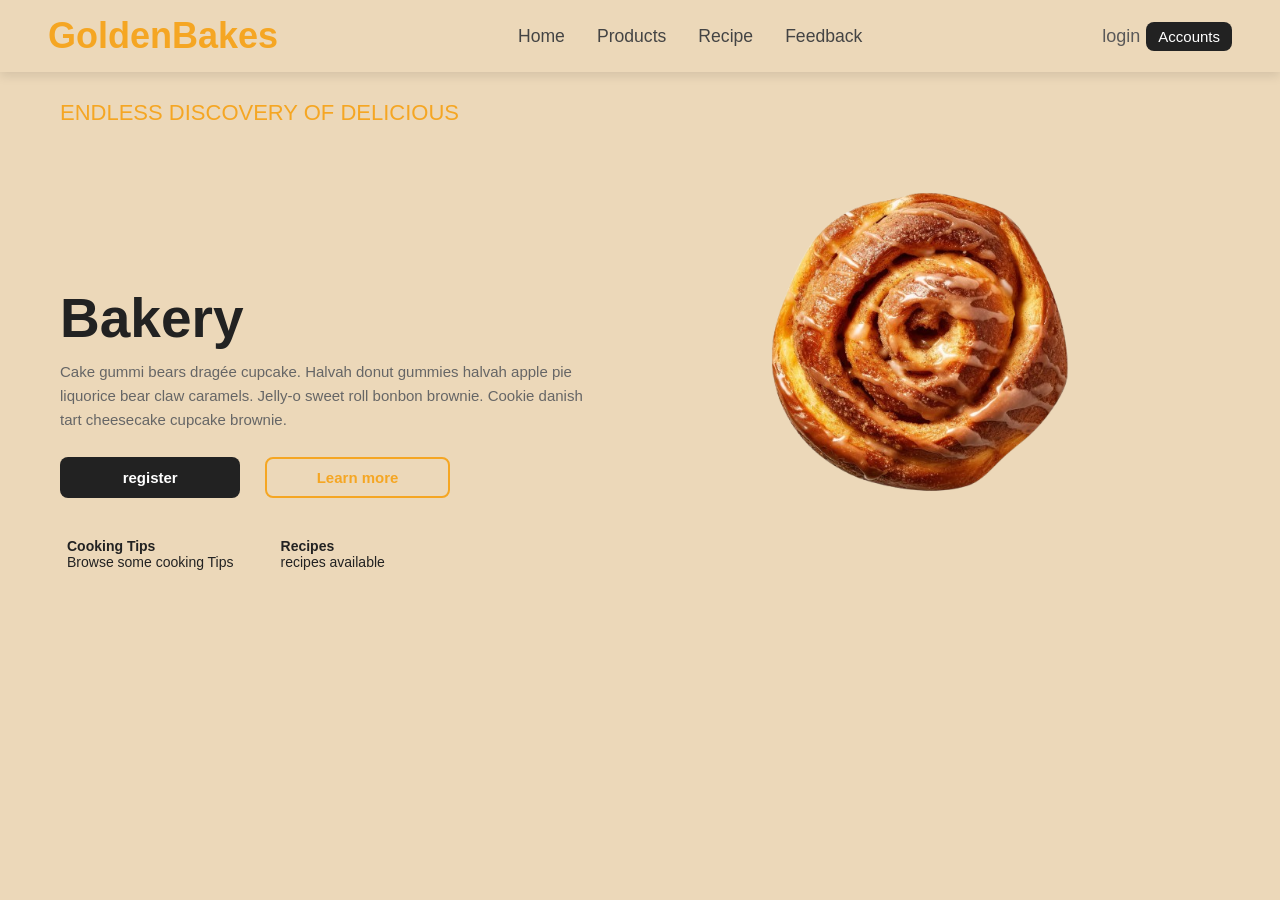
<file: html/index.html>
<!DOCTYPE html>
<html lang="en">
<head>
  <meta charset="UTF-8">
  <meta name="viewport" content="width=device-width, initial-scale=1.0">
  <title>Bakeology</title>
  <link rel="stylesheet" href="/style/indexStlye.css">
  <link rel="stylesheet" href="/style/general.css">
</head>
<body>
  <header>
    <div class="logo">GoldenBakes</div>
    <nav>
      <a href="index.html" class="">Home</a>
      <a href="#" class="nav-link">Products</a>
      <a href="#" class="nav-link">Recipe</a>
      <a href="#" class="nav-link">Feedback</a>
    </nav>
    <div class="account">
      <a id="acc" href="login.html">login</a>
      <button class="register">Accounts</button>
    </div>
  </header>

  <main>
    <section class="content">
      <p class="tagline">ENDLESS DISCOVERY OF DELICIOUS</p>
      <h1>Bakery</h1>
      <p class="desc">
        Cake gummi bears dragée cupcake. Halvah donut gummies halvah apple pie liquorice bear claw caramels. 
        Jelly-o sweet roll bonbon brownie. Cookie danish tart cheesecake cupcake brownie.
      </p>
      <div class="buttons">
        <button class="btn-dark">register</button>
        <button class="btn-outline" id="learnMoreBtn">Learn more</button>
      </div>  
      <div class="links">
        <p><strong>Cooking Tips</strong><br>Browse some cooking Tips</p>
        <p><strong>Recipes</strong><br>recipes available</p>
      </div>
    </section>

    <section class="image-section">
      <div class="slides">
        <img src="/images/cinnamon.png" alt="Bakery bun">
        <img src="/images/Croissant-removebg-preview.png" alt="Cake">
        <img src="/images/cookies-removebg-preview.png" alt="Pastry">
        <img src="/images/cakes-removebg-preview.png" alt="Cookies">
      </div>
    </section>
  </main>


  <div id="loginPopup" class="popup">
    <div class="popup-content">
      <span class="close-popup">&times;</span>
      <h2>Login Required</h2>
      <p>Please log in to continue.</p>
      <div class="popup-buttons">
        <button id="goLogin">Go to Login</button>
        <button id="cancelPopup">Cancel</button>
      </div>
    </div>
  </div>

  <script>

    document.querySelector(".btn-dark").addEventListener("click", () => {
      window.location.href = "register.html";
    });

    document.getElementById("learnMoreBtn").addEventListener("click", () => {
      window.location.href = "about.html";
    });


    const loginPopup = document.getElementById("loginPopup");
    const loginCloseBtn = loginPopup.querySelector(".close-popup");
    const cancelPopupBtn = document.getElementById("cancelPopup");
    const goLoginBtn = document.getElementById("goLogin");

    function showLoginPopup() {
      loginPopup.style.display = "flex";
    }

    loginCloseBtn.addEventListener("click", () => loginPopup.style.display = "none");
    cancelPopupBtn.addEventListener("click", () => loginPopup.style.display = "none");
    goLoginBtn.addEventListener("click", () => window.location.href = "login.html");


    document.querySelectorAll("header nav a").forEach(link => {
      if (link.textContent.trim() !== "Home") {
        link.addEventListener("click", e => {
          e.preventDefault();
          showLoginPopup();
        });
      }
    });
  </script>
</body>
</html>
</file>
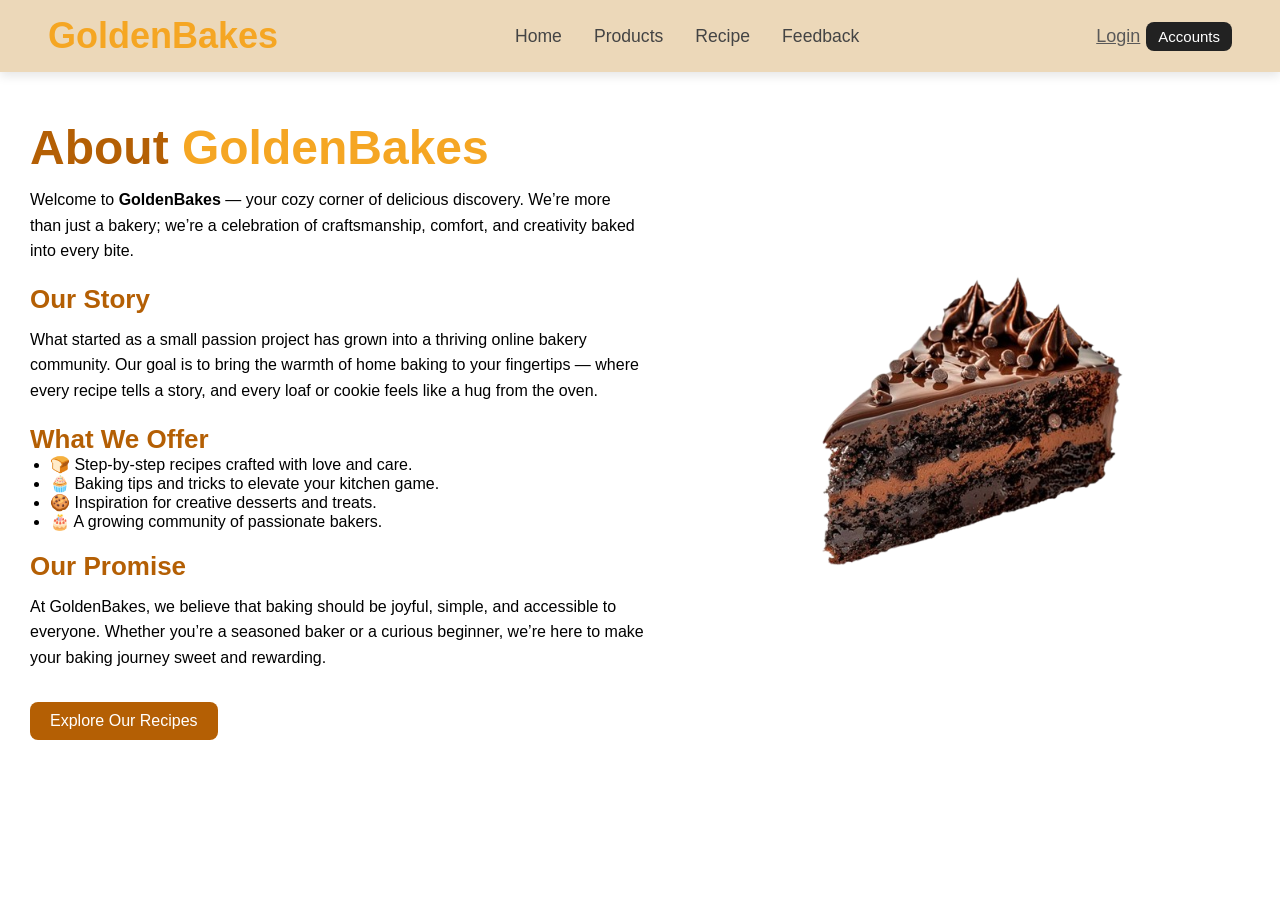
<file: html/about.html>
<!DOCTYPE html>
<html lang="en">
<head>
  <meta charset="UTF-8">
  <meta name="viewport" content="width=device-width, initial-scale=1.0">
  <title>About Bakeology</title>
  <link rel="stylesheet" href="/style/about.css">
  <link rel="stylesheet" href="/style/general.css">
</head>
<body>
  <header>
    <div class="logo">GoldenBakes</div>
    <nav>
      <a href="index.html">Home</a>
      <a href="#" class="nav-link">Products</a>
      <a href="#" class="nav-link">Recipe</a>
      <a href="#" class="nav-link">Feedback</a>
    </nav>
    <div class="account">
      <a id="acc" href="login.html">Login</a>
      <button class="register">Accounts</button>
    </div>
  </header>

  <main>
    <section class="about-section">
      <div class="about-text">
        <h1>About <span>GoldenBakes</span></h1>
        <p class="intro">
          Welcome to <strong>GoldenBakes</strong> — your cozy corner of delicious discovery. 
          We’re more than just a bakery; we’re a celebration of craftsmanship, comfort, and creativity baked into every bite.
        </p>

        <h2>Our Story</h2>
        <p>
          What started as a small passion project has grown into a thriving online bakery community.
          Our goal is to bring the warmth of home baking to your fingertips — where every recipe tells a story, and every loaf or cookie feels like a hug from the oven.
        </p>

        <h2>What We Offer</h2>
        <ul>
          <li>🍞 Step-by-step recipes crafted with love and care.</li>
          <li>🧁 Baking tips and tricks to elevate your kitchen game.</li>
          <li>🍪 Inspiration for creative desserts and treats.</li>
          <li>🎂 A growing community of passionate bakers.</li>
        </ul>

        <h2>Our Promise</h2>
        <p>
          At GoldenBakes, we believe that baking should be joyful, simple, and accessible to everyone.
          Whether you’re a seasoned baker or a curious beginner, we’re here to make your baking journey sweet and rewarding.
        </p>

        <a href="#" class="explore-btn">Explore Our Recipes</a>
      </div>

      <div class="about-image">
        <img src="/images/cakes-removebg-preview.png" alt="Bakeology Cakes">
      </div>
    </section>
  </main>

  <div id="loginPopup" class="popup">
    <div class="popup-content">
      <span class="close-popup">&times;</span>
      <h2>Login Required</h2>
      <p>Please log in to continue.</p>
      <div class="popup-buttons">
        <button id="goLogin" class="btn-go">Go to Login</button>
        <button id="cancelPopup" class="btn-cancel">Cancel</button>
      </div>
    </div>
  </div>

  <script src="/js/about.js"></script>
</body>
</html>
</file>
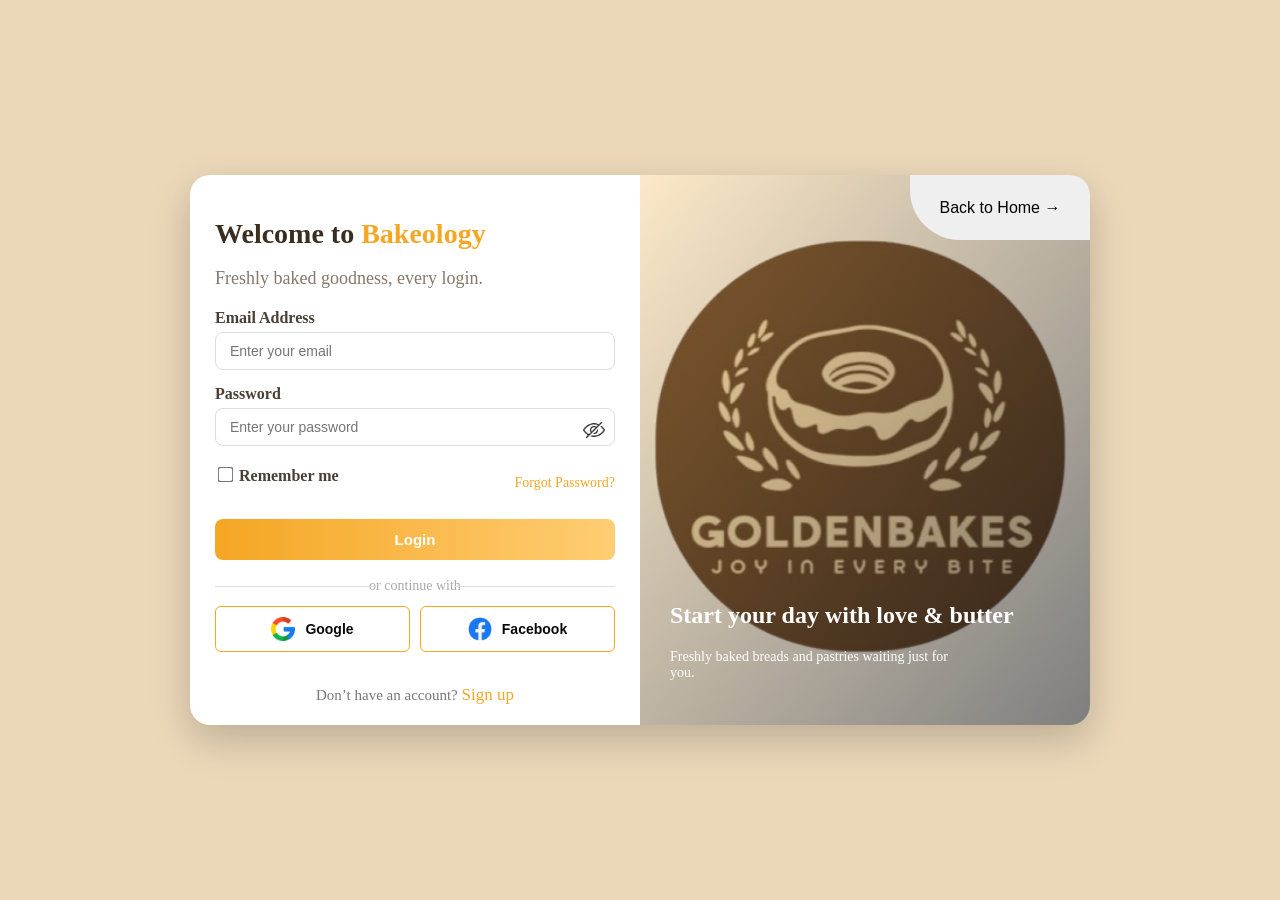
<file: html/account.html>
<!DOCTYPE html>
<html lang="en">
<head>
  <meta charset="UTF-8">
  <meta name="viewport" content="width=device-width, initial-scale=1.0">
  <title>Bakeology | My Account</title>
  <link rel="stylesheet" href="/style/accountStyle.css">
</head>
<body>
  <header>
    <h1>GolderBakes</h1>
    <button id="homeBtn">← Back to Home</button>
  </header>

  <main class="account-container">
    <div class="landscape-container">
      <div class="left-column">
        <section class="profile-section">
          <img src="../images/cakes-removebg-preview.png" alt="User Avatar" class="profile-pic">
          <h2 id="username">John Doe</h2>
          <p id="email">johndoe@example.com</p>
          <p class="joined">Joined: January 2025</p>
        </section>

        <section class="details-section">
          <div class="info-card">
            <h3>Account Information</h3>
            <p><strong>Username:</strong> John Doe</p>
            <p><strong>Email:</strong> johndoe@example.com</p>
            <p><strong>Account Type:</strong> Regular</p>
          </div>
          <div class="info-card">
            <h3>Recent Activity</h3>
            <p>Last Login: Nov 2, 2025</p>
            <p>Last Recipe Viewed: Garlic Bread</p>
          </div>
        </section>
      </div>

      <div class="right-column">
       <section class="order-history-section">
  <h2>Your Order History</h2>
  <div class="orders-grid" id="ordersGrid">
    <!-- Orders will be dynamically added here -->
  </div>
  <p id="noOrdersMsg">You haven't ordered anything yet. Start baking! 🍞</p>
</section>

      </div>
    </div>
  </main>

  <div id="recipePopup" class="popup">
    <div class="popup-content">
      <span class="close">&times;</span>
      <div class="popup-left">
        <img id="popupImage" src="" alt="Recipe Image">
      </div>
      <div class="popup-right">
        <h2 id="popupTitle"></h2>
        <pre id="popupSteps"></pre>
      </div>
    </div>
  </div>

  <script src="/js/account.js"></script>
</body>
</html>
</file>
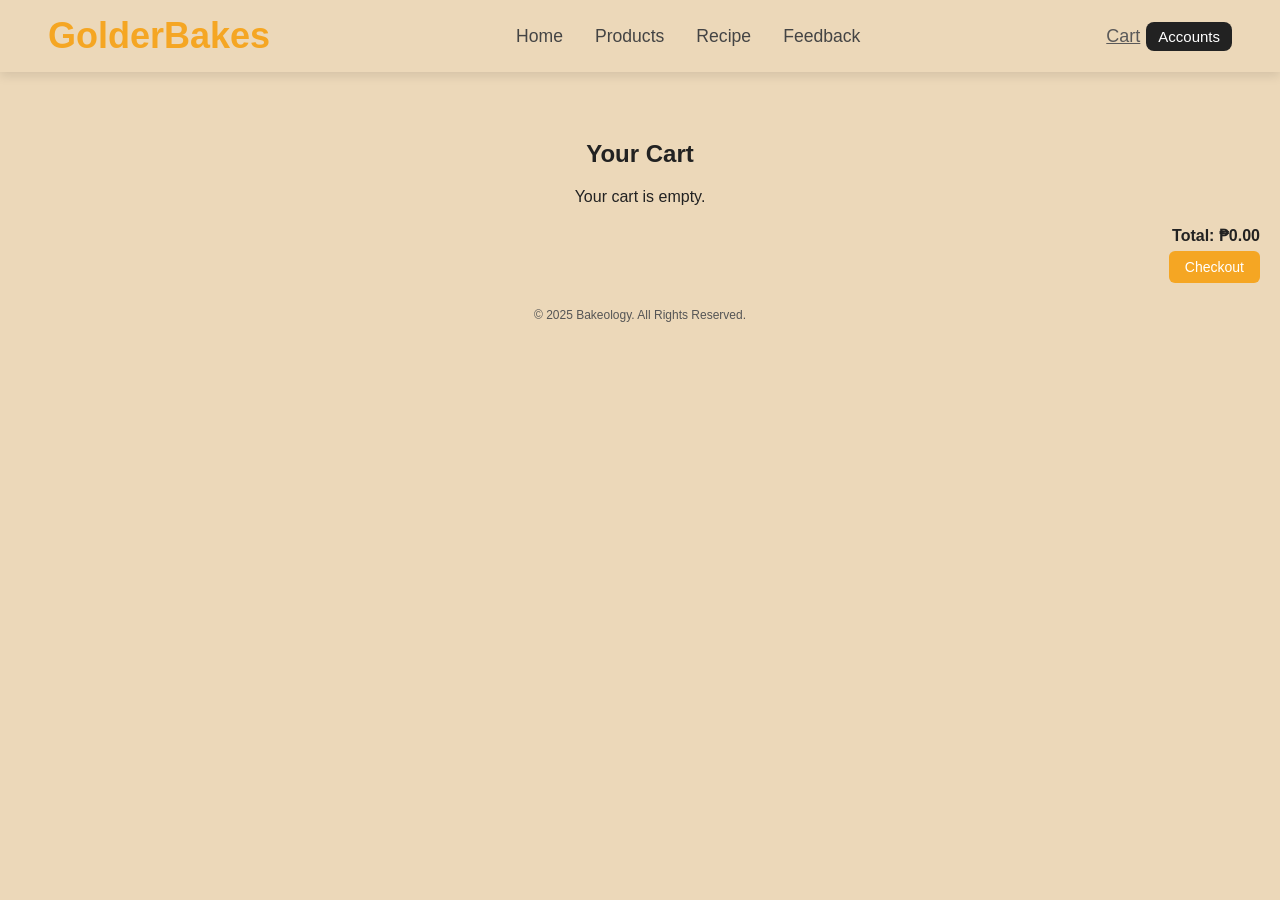
<file: html/cart.html>
<!DOCTYPE html>
<html lang="en">
<head>
  <meta charset="UTF-8">
  <meta name="viewport" content="width=device-width, initial-scale=1.0">
  <title>Your Cart | Bakeology</title>
  <link rel="stylesheet" href="/style/cart.css">
  <link rel="stylesheet" href="/style/general.css">
</head>
<body>
  <header>
    <div class="logo">GolderBakes</div>
    <nav>
      <a href="product.html">Home</a>
      <a href="product.html">Products</a>
      <a href="recipe.html">Recipe</a>
      <a href="feedback.html">Feedback</a>
    </nav>
    <div class="account">
      <a href="cart.html" id="acc">Cart</a>
      <button class="register" id="account">Accounts</button>
    </div>
  </header>

  <main class="cart-container">
    <h1>Your Cart</h1>
    <div id="cartItems" class="cart-items">
    </div>

    <div class="cart-summary">
      <p>Total: ₱<span id="cartTotal">0</span></p>
      <button id="checkoutBtn">Checkout</button>
    </div>
  </main>

  <footer>
    <p>&copy; 2025 Bakeology. All Rights Reserved.</p>
  </footer>
  <script>
    document.getElementById('account').addEventListener('click', function() {
      window.location.href = 'account.html';
    });
  </script>

  <script src="/js/cart.js"></script>
</body>
</html>
</file>
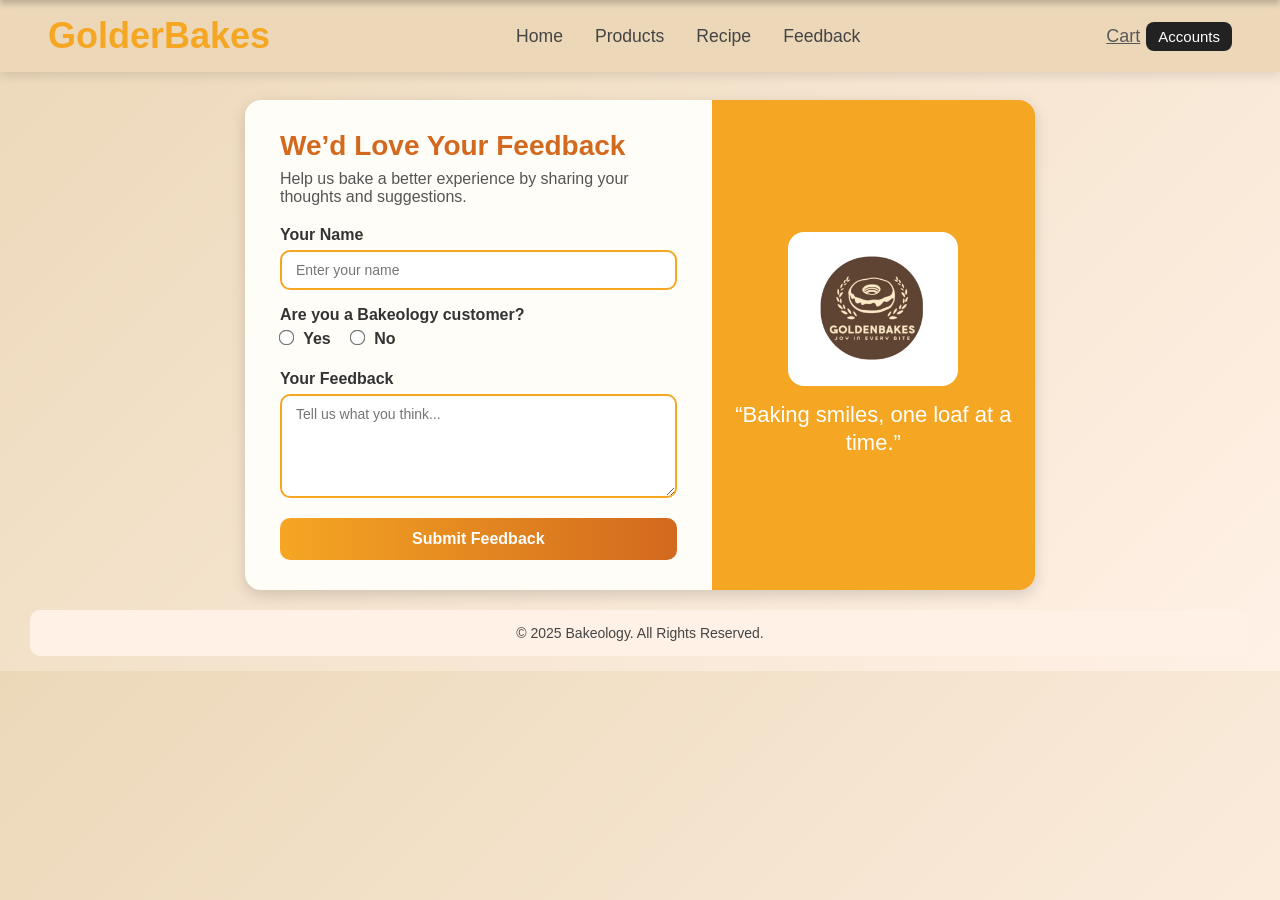
<file: html/feedback.html>
<!DOCTYPE html>
<html lang="en">
<head>
  <meta charset="UTF-8">
  <meta name="viewport" content="width=device-width, initial-scale=1.0">
  <title>Feedback | Bakeology</title>
  <link rel="stylesheet" href="/style/feedback.css">
  <link rel="stylesheet" href="/style/general.css">
  <style>
    body {
      background: linear-gradient(135deg, #ecd8b9 0%, #fff1e6 100%);
      color: #222;
      padding: 40px 30px 15px;
      overflow-x: hidden;
    }

    .feedback-main {
      margin-top: 50px;
      display: flex;
      justify-content: center;
      align-items: center;
    }

    .feedback-container {
      display: flex;
      margin-top: 10px;
      width: 790px;
      height: 490px;
      background: #fffdf8;
      border-radius: 16px;
      overflow: hidden;
      box-shadow: 0 5px 15px rgba(0,0,0,0.15);
    }

    .feedback-left {
      flex: 1.4;
      padding: 30px 35px;
      display: flex;
      flex-direction: column;
      justify-content: center;
    }

    .feedback-left h1 {
      font-size: 28px;
      color: #d2691e;
      margin-bottom: 8px;
    }

    .feedback-left p {
      color: #555;
      font-size: 16px;
      margin-bottom: 20px;
    }

    .feedback-left label {
      font-size: 16px;
      font-weight: bold;
      display: block;
      margin-bottom: 6px;
      color: #333;
    }

    .feedback-left input[type="text"],
    .feedback-left textarea {
      width: 100%;
      padding: 10px 14px;
      border: 2px solid #f5a623;
      border-radius: 10px;
      font-size: 14px;
      margin-bottom: 16px;
      background-color: #fff;
      transition: 0.3s;
    }

    .feedback-left input:focus,
    .feedback-left textarea:focus {
      border-color: #f5a623;
      outline: none;
      box-shadow: 0 0 6px rgba(245,166,35,0.3);
    }

    .radio-group {
      display: flex;
      gap: 20px;
      margin-bottom: 16px;
      font-size: 14px;
    }

    .radio-group input {
      margin-right: 6px;
      transform: scale(1.2);
      accent-color: #f5a623;
    }

    .submit-btn {
      background: linear-gradient(90deg, #f5a623, #d2691e);
      border: none;
      color: white;
      font-size: 16px;
      font-weight: bold;
      border-radius: 10px;
      padding: 12px;
      cursor: pointer;
      transition: transform 0.3s ease, box-shadow 0.3s ease;
      width: 100%;
    }

    .submit-btn:hover {
      transform: scale(1.05);
      box-shadow: 0 5px 12px rgba(245,166,35,0.3);
    }

    .feedback-right {
      flex: 1;
      background: #f5a623;
      color: white;
      display: flex;
      flex-direction: column;
      justify-content: center;
      align-items: center;
      text-align: center;
      padding: 20px;
    }

    .feedback-right img {
      width: 60%;
      max-width: 220px;
      margin-bottom: 15px;
      border-radius: 16px;
      background: white;
      padding: 8px;
    }

    .feedback-right h2 {
      font-size: 22px;
      font-weight: 500;
      line-height: 1.3;
    }

    footer {
      margin-top: 20px;
      text-align: center;
      background-color: #fff1e6;
      padding: 15px;
      font-size: 14px;
      color: #444;
      border-radius: 10px;
    }


    #feedbackNotification {
      position: fixed;
      top: 0;
      left: 0;
      width: 100%;
      background: #4CAF50;
      color: white;
      text-align: center;
      font-size: 16px;
      font-weight: bold;
      padding: 14px 0;
      transform: translateY(-100%);
      transition: transform 0.3s ease;
      z-index: 10000;
      box-shadow: 0 4px 6px rgba(0,0,0,0.2);
    }

    @media (max-width: 950px) {
      .feedback-container {
        flex-direction: column;
        width: 95%;
        height: auto;
      }
      .feedback-left {
        padding: 20px 15px;
      }
      .feedback-right {
        padding: 15px;
      }
      #feedbackNotification {
        font-size: 14px;
        padding: 12px 0;
      }
    }
  </style>
</head>
<body>
  <header>
    <div class="logo">GolderBakes</div>
    <nav>
      <a href="product.html">Home</a>
      <a href="product.html">Products</a>
      <a href="recipe.html">Recipe</a>
      <a href="feedback.html" class="active">Feedback</a>
    </nav>
    <div class="account">
      <a id="acc" href="cart.html">Cart</a>
      <button class="register">Accounts</button>
    </div>
  </header>


  <div id="feedbackNotification"></div>

  <main class="feedback-main">
    <div class="feedback-container">
      <div class="feedback-left">
        <h1>We’d Love Your Feedback</h1>
        <p>Help us bake a better experience by sharing your thoughts and suggestions.</p>

        <form id="feedbackForm">
          <label for="name">Your Name</label>
          <input type="text" id="name" name="name" placeholder="Enter your name" required>

          <label>Are you a Bakeology customer?</label>
          <div class="radio-group">
            <label><input type="radio" name="isCustomer" value="yes" required> Yes</label>
            <label><input type="radio" name="isCustomer" value="no"> No</label>
          </div>

          <label for="feedback">Your Feedback</label>
          <textarea id="feedback" name="feedback" rows="5" placeholder="Tell us what you think..." required></textarea>

          <button type="submit" class="submit-btn">Submit Feedback</button>
        </form>
      </div>

      <div class="feedback-right">
        <img src="/images/logo.png" alt="Bakeology Feedback">
        <h2>“Baking smiles, one loaf at a time.”</h2>
      </div>
    </div>
  </main>

  <footer>
    <p>&copy; 2025 Bakeology. All Rights Reserved.</p>
  </footer>

  <script>
    
    const feedbackForm = document.getElementById("feedbackForm");
    const feedbackNotification = document.getElementById("feedbackNotification");

    feedbackForm.addEventListener("submit", (e) => {
      e.preventDefault();
      const name = feedbackForm.name.value.trim();
      if (!name) return;


      feedbackNotification.textContent = `Thank you, ${name}! Your feedback has been received.`;
      feedbackNotification.style.transform = "translateY(0)";

  
      setTimeout(() => {
        feedbackNotification.style.transform = "translateY(-100%)";
      }, 2000);

      feedbackForm.reset();
    });
  </script>
</body>
</html>
</file>
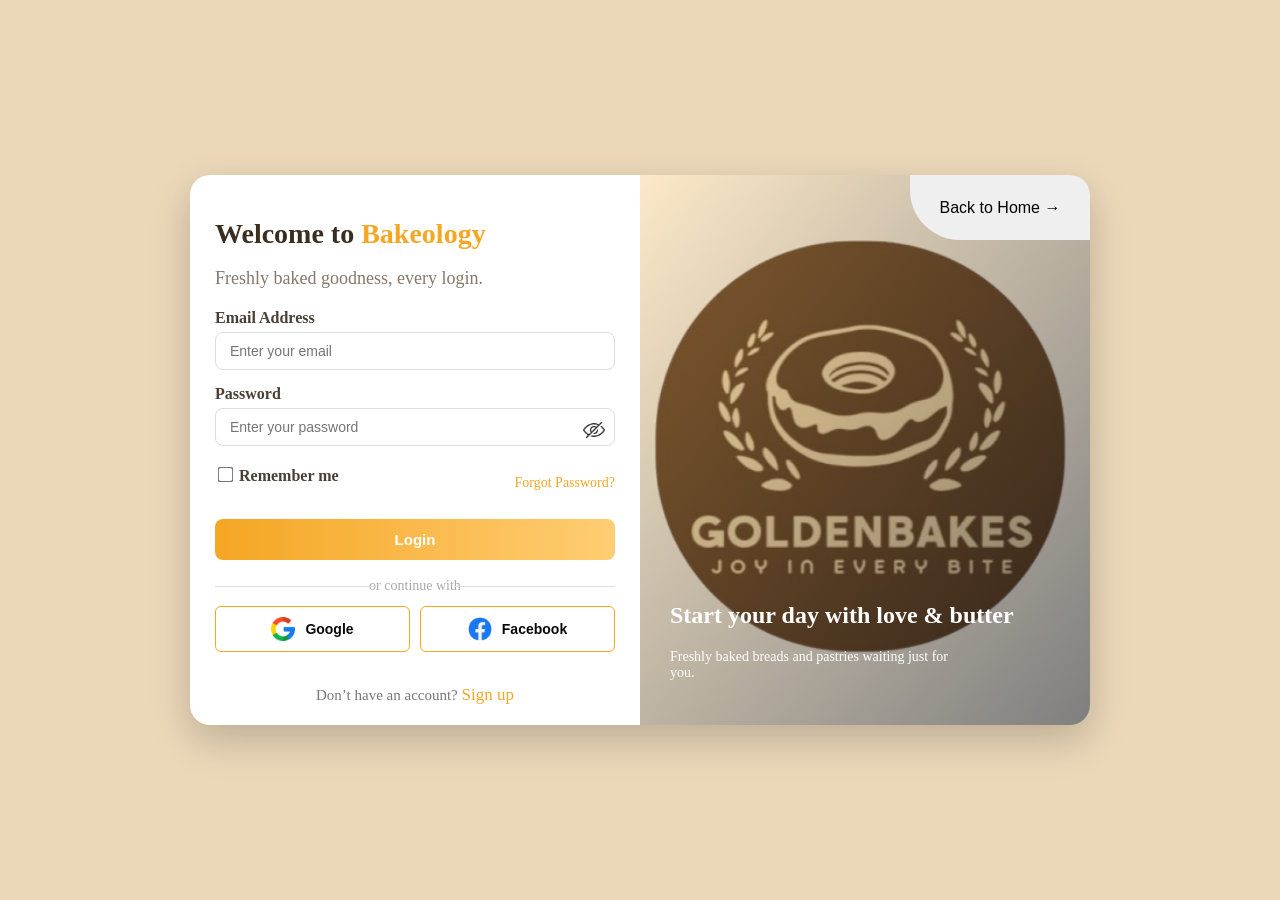
<file: html/login.html>
<!DOCTYPE html>
<html lang="en">
<head>
  <meta charset="UTF-8">
  <meta name="viewport" content="width=device-width, initial-scale=1.0">
  <title>Bakeology Login</title>
  <link rel="stylesheet" href="/style/loginStyle.css">
  <style>
.password-wrapper {
  position: relative;
  width: 100%;
}

.password-wrapper input {
  width: 100%;
  padding-right: 40px;
  box-sizing: border-box;
}

.password-wrapper .eye-icon {
  position: absolute;
  top: 42%;
  right: 10px;
  transform: translateY(-50%);
  width: 22px;
  height: 22px;
  cursor: pointer;
  z-index: 2;
  opacity: 0.8;
}

.password-wrapper .eye-icon:hover {
  opacity: 1;
}

.error-msg {
  color: red;
  font-size: 14px;
  margin-top: 4px;
}



  </style>
</head>
<body>
  <div class="container">
    <div class="form-section">
      <h2>Welcome to <span>Bakeology</span></h2>
      <p class="subtitle">Freshly baked goodness, every login.</p>

      <form>
        <label for="email">Email Address</label>
        <input type="email" id="email" placeholder="Enter your email" required>

       <label for="password">Password</label>
        <div class="password-wrapper">
          <input type="password" id="password" placeholder="Enter your password" required>
          <img src="/images/hide.png" class="eye-icon">
        </div>
        <div class="error-msg" id="passwordError"></div>


        <div class="options">
          <label><input id="check" type="checkbox"> Remember me</label>
          <a href="#">Forgot Password?</a>
        </div>

        <button type="submit" class="btn-login">Login</button>

        <div class="divider">or continue with</div>

        <div class="social-login">
          <button type="button" class="google">
            <img id="GImage" src="/images/google.png" alt="Google Logo"> Google
          </button>
          <button type="button" class="facebook">
            <img id="fbImage" src="/images/communication.png" alt="Facebook Logo"> Facebook
          </button>
        </div>

        <p class="bottom-text">
          Don’t have an account? <a href="register.html">Sign up</a>
        </p>
      </form>
    </div>

    <div class="image-section">
      <div id="login-btn">
        <button class="ex">Back to Home →</button>  
      </div>
      <img id="logo-img" src="/images/logo.png" alt="Bakery Image">
      <div class="image-overlay"></div>
      <div class="overlay-text">
        <h2>Start your day with love & butter</h2>
        <p>Freshly baked breads and pastries waiting just for you.</p>
      </div>
    </div>
  </div>

  <script src="/js/login.js"></script>
</body>
</html>
</file>
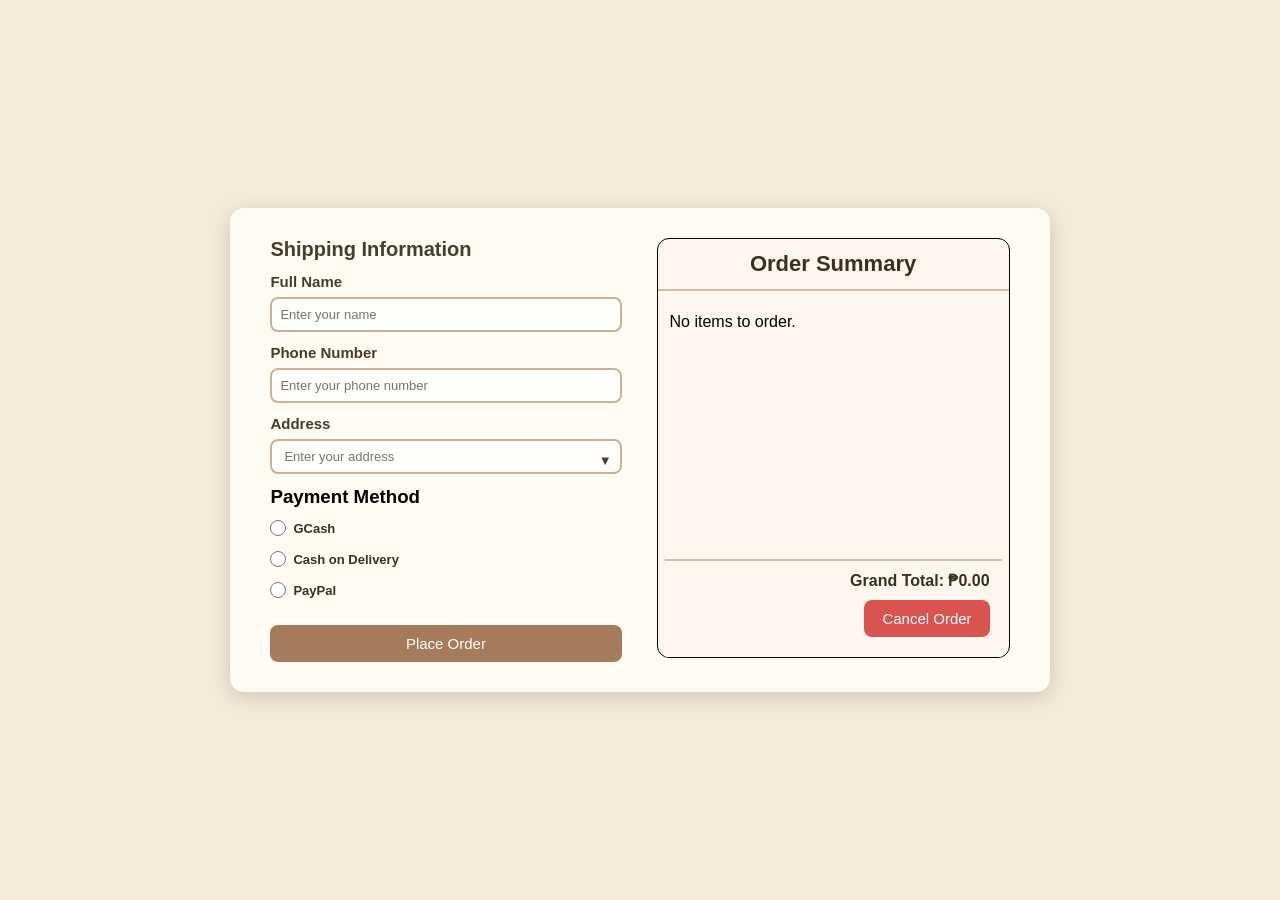
<file: html/order.html>
<!DOCTYPE html>
<html lang="en">
<head>
  <meta charset="UTF-8" />
  <meta name="viewport" content="width=device-width, initial-scale=1.0" />
  <title>Order Page</title>
  <link rel="stylesheet" href="/style/order.css" />
</head>
<body>
  <div class="order-container">
    <div class="order-form">
      <h2>Shipping Information</h2>
      <form id="orderForm">
        <label for="name">Full Name</label>
        <input type="text" id="name" placeholder="Enter your name" required />

        <label for="phone">Phone Number</label>
        <input type="text" id="phone" placeholder="Enter your phone number" required />
<label for="address">Address</label>
<div class="custom-address">
  <input type="text" id="address" placeholder="Enter your address" required>
  <button type="button" class="dropdown-btn">&#9660;</button> 
  <ul class="address-list">
    <li>Misamis Oriental, Balingasag, linggangao</li>
    <li>Misamis Oriental, Blangco, Zone 3</li>
    <li>Misamis Oriental, Quezon, Upper-part</li>
  </ul>
</div>



        <h3>Payment Method</h3>
        <div class="payment-methods">
          <label class="payment-option">
            <input type="radio" name="payment" value="gcash" required />
            <span>GCash</span>
          </label>

          <label class="payment-option">
            <input type="radio" name="payment" value="cod" />
            <span>Cash on Delivery</span>
          </label>

          <label class="payment-option">
            <input type="radio" name="payment" value="paypal" />
            <span>PayPal</span>
          </label>
        </div>

       
        <p id="formError" style="color: red; font-weight: 600; margin-top: 10px;"></p>

        <button type="submit" class="place-order">Place Order</button>
      </form>
    </div>
<div class="order-summary">
  <h2>Order Summary</h2> 
  <div class="product-details">

  </div>

  <div class="order-summary-bottom"> 
    <div class="order-grand-total">Grand Total: ₱0.00</div>
    <button class="cancel-btn">Cancel Order</button>
  </div>
</div>





  <div id="orderNotification" style="
    position: fixed;
    top: 0;
    left: 0;
    width: 100%;
    background-color: #4BB543;
    color: #fff;
    display: flex;
    justify-content: center;
    align-items: center;
    font-weight: bold;
    font-size: 18px;
    z-index: 9999;
    transform: translateY(-100%);
    transition: transform 0.5s ease;
  ">
    <p id="orderNotificationText"></p>
  </div>
  

  <script src="/js/order.js"></script>
</body>
</html>
</file>
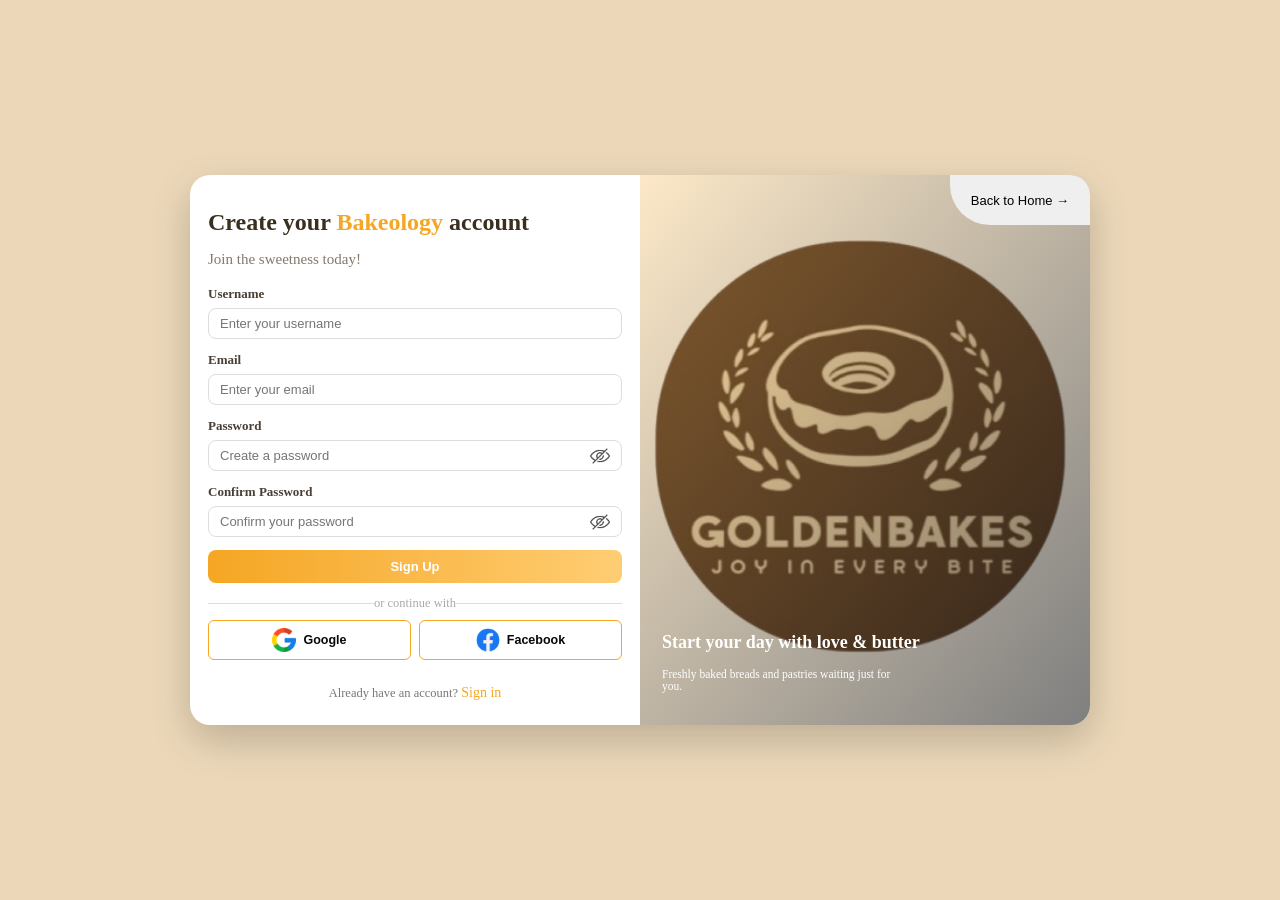
<file: html/register.html>
<!DOCTYPE html>
<html lang="en">
<head>
  <meta charset="UTF-8" />
  <meta name="viewport" content="width=device-width, initial-scale=1.0" />
  <title>Bakeology Register</title>
  <link rel="stylesheet" href="/style/register.css" />
</head>
<body>
  <div class="container">
    <div class="form-section">
      <h2>Create your <span>Bakeology</span> account</h2>
      <p class="subtitle">Join the sweetness today!</p>
<form id="registerForm">
  <label for="username">Username</label>
  <input type="text" id="username" placeholder="Enter your username" required>

  <label for="email">Email</label>
  <input type="email" id="email" placeholder="Enter your email" required>

 <label for="password">Password</label>
<div class="password-wrapper">
  <input type="password" id="password" placeholder="Create a password" required>
  <img src="/images/hide.png" class="eye-icon">
</div>
<div class="error-msg" id="passwordError"></div>

<label for="confirmPassword">Confirm Password</label>
<div class="password-wrapper">
  <input type="password" id="confirmPassword" placeholder="Confirm your password" required>
  <img src="/images/hide.png" class="eye-icon">
</div>
<div class="error-msg" id="confirmPasswordError"></div>

<div id="signInNotification" class="header-notification">
  <span id="signInNotificationText"></span>
</div>
<div id="successPopup" class="popup-overlay">
  <div class="popup-box">
    <h3>Account Successfully Created!</h3>
    <p>You can now log in using your account.</p>
    <button id="popupOkBtn">OK</button>
  </div>
</div>




  <button type="submit" class="btn-login">Sign Up</button>

  <div class="divider">or continue with</div>

  <div class="social-login">
    <button type="button" class="google">
      <img id="GImage" src="/images/google.png" alt="Google Logo">Google</button>
    <button type="button" class="facebook">
      <img id="fbImage" src="/images/communication.png" alt="Facebook Logo"> Facebook
    </button>
  </div>

  <p class="bottom-text">
    Already have an account? <a href="login.html">Sign in</a>
  </p>
</form>

    </div>

    <div class="image-section">
      <button class="ex">Back to Home →</button>
      <img id="logo-img" src="/images/logo.png" alt="Bakery Image" />
      <div class="image-overlay"></div>
      <div class="overlay-text">
        <h2>Start your day with love & butter</h2>
        <p>Freshly baked breads and pastries waiting just for you.</p>
      </div>
    </div>
  </div>

  <script src="/js/register.js"></script>
</body>
</html>
</file>
<file: style/indexStlye.css>
body {
  background: #ecd8b9;
  color: #222;
  padding: 100px 60px 40px;
  overflow-x: hidden;
}

footer {
  flex: 1;
  display: flex;
  background-color: #fff1e6;
  text-align: center;
  justify-content: center;
  padding: 20px;
  font-size: 12px;
  color: #444;
}




h1 {
  font-size: 55px;
  font-weight: 700;
  margin-bottom: 10px;
}

nav a {
  margin: 0 12px;
  color: #444;
  text-decoration: none;
  font-size: 18px;
}

.account {
  color: #f5a623;
  display: flex;
  align-items: center;
  gap: 8px;
}

.register {
  background: #222;
  color: white;
  border-radius: 12px;
  border: none;
  padding: 6px 12px;
  cursor: pointer;
  font-size: 15px;
}
.tagline {

  font-size: 22px;
  color: #f5a623;
  margin-bottom: 160px;
}
.desc {
  color: #666;
  line-height: 1.6;
  margin-bottom: 25px;
  width: 95%;
  font-size: 15px;
}

.btn-dark {
  background: #222;
  color: white;
  border: none;
  padding: 10px 15px;
  border-radius: 8px;
  cursor: pointer;
  font-weight: bold;
  font-size: 15px;
  flex: 1;
}

.btn-outline {
  background: transparent;
  border: 2px solid #f5a623;
  color: #f5a623;
  padding: 10px 15px;
  border-radius: 8px;
  cursor: pointer;
  font-weight: bold;
  font-size: 15px;
  flex: 1;
}

.links {
  display: flex;
  gap: 40px;
  margin-top: 15px;
}

.links p {
  font-size: 14px;
  margin-left: 7px;
}

header {
  position: fixed;
  top: 0;
  left: 0;
  width: 100%;
  z-index: 9999;
  background-color: #ecd8b9;
  padding: 5px 20px; 
  display: flex;
  justify-content: space-between;
  align-items: center;
  box-shadow: 0 4px 10px rgba(0, 0, 0, 0.1);
}

.logo {
  font-weight: bold;
  font-size: 40px; 
  color: #f5a623;
}
#acc {
  color: #444;
  font-size: 20px;
  text-decoration: none;
}

h1 {
  font-size: 55px;
  font-weight: 700;
  margin-bottom: 10px;
}

nav a {
  margin: 0 12px;
  color: #444;
  text-decoration: none;
  font-size: 18px;
}

.account {
  color: #f5a623;
  display: flex;
  align-items: center;
  gap: 8px;
}

.register {
  background: #222;
  color: white;
  border-radius: 12px;
  border: none;
  padding: 6px 12px;
  cursor: pointer;
  font-size: 15px;
}
.tagline {

  font-size: 22px;
  color: #f5a623;
  margin-bottom: 160px;
}
.desc {
  color: #666;
  line-height: 1.6;
  margin-bottom: 25px;
  width: 95%;
  font-size: 15px;
}

.btn-dark {
  background: #222;
  color: white;
  border: none;
  padding: 10px 15px;
  border-radius: 8px;
  cursor: pointer;
  font-weight: bold;
  font-size: 15px;
  flex: 1;
}

.btn-outline {
  background: transparent;
  border: 2px solid #f5a623;
  color: #f5a623;
  padding: 10px 15px;
  border-radius: 8px;
  cursor: pointer;
  font-weight: bold;
  font-size: 15px;
  flex: 1;
}

.links {
  display: flex;
  gap: 40px;
  margin-top: 15px;
}

.links p {
  font-size: 14px;
  margin-left: 7px;
}

main {
  display: flex;
  justify-content: space-between;
  align-items: center;
  flex-wrap: wrap; 
  gap: 50px;
}

.content {
  display: flex;
  flex-direction: column;
  width: 48%;
}


.buttons {
  display: flex;
  gap: 25px;
  margin-bottom: 25px;
  width: 70%;
}

.buttons button a {
  text-decoration: none;
  color: white;
}








.image-section {
  margin-top: 20px;
  margin-right: 100px;
  position: relative;
  width: 400px; 
  height: 430px; 
  overflow: hidden;
  border-radius: 15px;
  display: flex;
  align-items: center;
  justify-content: center;

  mask-image: linear-gradient(
    to right, 
    transparent 0%, 
    black 10%, 
    black 90%, 
    transparent 100%
  );
  mask-size: 100% 100%;
}

.slides {
  display: flex;
  width: 400%; 
  height: 100%;
  animation: slide 15s infinite ease-in-out;
}

.slides img {
  width: 100%;
  height: 100%;
  object-fit: contain; 
  flex-shrink: 0;
  border-radius: 15px;
  padding: 5px; 
}


@keyframes slide {
  0%, 15%   { transform: translateX(0); }
  25%, 40%  { transform: translateX(-100%); }
  50%, 65%  { transform: translateX(-200%); }
  75%, 90%  { transform: translateX(-300%); }
  100%      { transform: translateX(0); }
}





.popup {
  display: none;
  position: fixed;
  top: 0;
  left: 0;
  width: 100%;
  height: 100%;
  backdrop-filter: blur(5px);
  background: rgba(0, 0, 0, 0.5);
  justify-content: center;
  align-items: center;
  z-index: 1000;
}

.popup-content {
  background: #fffaf3;
  padding: 40px 30px;
  border-radius: 10px;
  text-align: center;
  max-width: 400px;
  width: 90%;
  box-shadow: 0 12px 35px rgba(0, 0, 0, 0.25);
  position: relative;
  animation: popupFade 0.3s ease-out;
}

.popup-content h2 {
  color: #050505;
  font-size: 26px;
  margin-bottom: 10px;
}

.popup-content p {
  font-size: 18px;
  margin-bottom: 20px;
  color: #555;
}

.popup-buttons {
  display: flex;
  justify-content: space-between;
  gap: 10px;
}

.popup-buttons button {
  flex: 1;
  padding: 10px 0;
  font-size: 16px;
  border-radius: 8px;
  border: none;
  cursor: pointer;
  transition: background 0.3s;
}

#goLogin {
  background-color: #b45f04;
  color: #fff;
}

#goLogin:hover {
  background-color: #8e4500;
}

#cancelPopup {
  background-color: #ddd;
  color: #333;
}

#cancelPopup:hover {
  background-color: #bbb;
}

.close-popup {
  position: absolute;
  top: 10px;
  right: 15px;
  font-size: 24px;
  cursor: pointer;
  color: #555;
}

@keyframes popupFade {
  from { transform: translateY(-20px); opacity: 0; }
  to { transform: translateY(0); opacity: 1; }
}
.login-prompt {
  display: none;
  position: fixed;
  top: 50%;
  left: 50%;
  transform: translate(-50%, -50%);
  background-color: #fffaf3;
  border: 1px solid #b45f04;
  padding: 20px 25px;
  border-radius: 8px;
  box-shadow: 0 8px 20px rgba(0,0,0,0.2);
  font-size: 16px;
  color: #333;
  z-index: 10000;
  text-align: center;
}

.login-prompt button {
  background: linear-gradient(to right, #f5a623, #ffcd73);
  color: #fff;
  border: none;
  padding: 6px 12px;
  margin-top: 10px;
  border-radius: 6px;
  cursor: pointer;
}

.login-prompt button:hover {
  background-color: #8e4500;
}
</file>
<file: style/general.css>
html {
  overflow-y: scroll;
}

* {
  margin: 0;
  padding: 0;
  box-sizing: border-box;
  font-family: 'Poppins', sans-serif;
}
header {
  position: fixed;
  top: 0;
  left: 0;
  width: 100%;
  z-index: 9999;
  background-color: #ecd8b9;
  padding: 12px 48px;
  display: flex;
  justify-content: space-between;
  align-items: center;
  box-shadow: 0 4px 10px rgba(0,0,0,0.1);
  height: 72px;       
  min-width: 1000px;   
  margin-bottom: 50-px;
}
header nav {
  display: flex;
  gap: 16px; 
}
.account {
  display: flex;
  gap: 12px;
}


header * {
  flex-shrink: 0;        
}
body {
  overflow-x: hidden; 
}


.logo {
  font-weight: bold;
  font-size: 36px;
  color: #f5a623;
}

nav a {
  margin: 0 8px;
  color: #444;
  text-decoration: none;
  font-size: 17.6px;
}

.account {
  color: #f5a623;
  display: flex;
  align-items: center;
  gap: 6px;
}

.register {
  background: #222;
  color: white;
  border: none;
  border-radius: 8px;
  padding: 6px 12px;
  cursor: pointer;
  font-size: 15px;
}


nav a:hover {
  color: #f5a623;
  transition: color 0.2s ease;
}
#acc{
  color: rgb(90, 89, 89);
  font-size: 18px;
}


.register:hover {
  background: #000;
  transform: scale(1.05);
  transition: all 0.2s ease;
}
</file>
<file: style/about.css>
main {
  padding: 120px 30px 60px; 
}

.about-section {
  display: flex;
  flex-wrap: wrap;
  gap: 40px;
  align-items: center;
  justify-content: center;
}

.about-text {
  flex: 1 1 400px;
}

.about-text h1 {
  font-size: 48px;
  color: #b45f04;
}

.about-text h1 span {
  color: #f5a623;
}

.about-text h2 {
  font-size: 26px;
  margin-top: 20px;
  color: #b45f04;
}

.about-text p {
  font-size: 16px;
  line-height: 1.6;
  margin: 12px 0;
}

.about-text ul {
  margin-left: 20px;
  margin-bottom: 20px;
  font-size: 16px;
}

.explore-btn {
  display: inline-block;
  background: #b45f04;
  color: #fff;
  padding: 10px 20px;
  border-radius: 8px;
  text-decoration: none;
  margin-top: 20px;
  transition: background 0.3s;
}

.explore-btn:hover {
  background: #8e4500;
}

.about-image {
  flex: 1 1 350px;
  display: flex;
  justify-content: center;
}

.about-image img {
  width: 100%;
  max-width: 400px;
  border-radius: 15px;
}

.popup {
  display: none;
  position: fixed;
  top: 0; left: 0;
  width: 100%; height: 100%;
  backdrop-filter: blur(5px);
  background: rgba(0,0,0,0.5);
  justify-content: center;
  align-items: center;
  z-index: 2000;
}

.popup-content {
  background: #fffaf3;
  padding: 30px 25px;
  border-radius: 12px;
  text-align: center;
  max-width: 400px;
  width: 90%;
  box-shadow: 0 12px 35px rgba(0,0,0,0.25);
}

.popup-content h2 {
  color: #b45f04;
  font-size: 24px;
  margin-bottom: 10px;
}

.popup-content p {
  font-size: 16px;
  margin-bottom: 20px;
}

.popup-buttons {
  display: flex;
  gap: 10px;
}

.popup-buttons button {
  flex: 1;
  padding: 10px 0;
  font-size: 16px;
  border-radius: 8px;
  border: none;
  cursor: pointer;
}

.btn-go {
  background: #b45f04;
  color: #fff;
}

.btn-go:hover {
  background: #8e4500;
}

.btn-cancel {
  background: #ddd;
  color: #333;
}

.btn-cancel:hover {
  background: #bbb;
}

/* RESPONSIVE */
@media (max-width: 900px) {
  .about-section {
    flex-direction: column-reverse;
    text-align: center;
  }
  .about-text {
    width: 90%;
  }
  .about-image img {
    max-width: 300px;
  }
}
</file>
<file: style/accountStyle.css>
* {
  margin: 0;
  padding: 0;
  box-sizing: border-box;
  font-family: 'Poppins', sans-serif;
}

body {
  background-color: #ecd8b9;
  color: #222;
  padding: 20px 10px 8px;
}

header {
  display: flex;
  justify-content: space-between;
  align-items: center;
  padding: 8px 15px;
  background-color: #ecd8b9;
  box-shadow: 0 1px 3px rgba(0,0,0,0.1);
}

header h1 {
  font-size: 20px;
  color: #b45f04;
}

#homeBtn {
  background: #000;
  color: #fff;
  border: none;
  padding: 6px 10px;
  border-radius: 7px;
  cursor: pointer;
  font-size: 11px;
  transition: 0.3s;
}

#homeBtn:hover {
  background: #8e4500;
}

.account-container {
  max-width: 900px; 
  margin: 15px auto;
  padding: 10px;
}

.landscape-container {
  display: flex;
  border: 0.15px solid #050505;
  flex-direction: row;
  background: #fff;
  border-radius: 12px;
  box-shadow: 0 5px 15px rgba(0,0,0,0.12);
  overflow: hidden;
  padding: 15px;
  gap: 12px;
  flex-wrap: wrap;
}

.left-column {
  flex: 1 1 260px;
  display: flex;
  flex-direction: column;
  gap: 15px;
}

.profile-section {
  text-align: left;
}

.profile-pic {
  width: 110px; 
  height: 110px;
  border-radius: 50%;
  border: 2px solid #b45f04;
  box-shadow: 0 2px 10px rgba(0,0,0,0.2);
  margin-bottom: 8px;
}

.profile-section h2 {
  font-size: 19px;
  margin-bottom: 5px;
}

.profile-section p {
  font-size: 12px;
  color: #555;
}

.joined {
  font-size: 11px;
  color: #777;
}

.details-section {
  display: flex;
  flex-direction: column;
  gap: 12px;
}

.info-card {
  border: 0.15px solid black;
  background: #fffaf3;
  padding: 16px;
  border-radius: 13px;
  width: 100%;
  box-shadow: 0 3px 12px rgba(0,0,0,0.1);
  transition: transform 0.3s;
}

.info-card:hover {
  transform: scale(1.01);
}

.info-card h3 {
  font-size: 16px;
  color: #b45f04;
  margin-bottom: 8px;
}

.info-card p {
  font-size: 12px;
  color: #555;
  line-height: 1.4;
}

.right-column {
  flex: 2 1 360px;
  display: flex;
  flex-direction: column;
  gap: 12px;
}

.favorites-section h2 {
  font-size: 18px;
  color: #040404;
  margin-bottom: 12px;
}

.fav-grid {
  display: flex;
  flex-wrap: wrap;
  gap: 12px;
}

.fav-card {
  border: 0.15px solid #050505;
  background: #fff;
  border-radius: 12px;
  width: 160px;
  padding: 8px;
  text-align: center;
  box-shadow: 0 3px 12px rgba(0,0,0,0.1);
  transition: transform 0.25s ease, box-shadow 0.25s ease;
}

.fav-card:hover {
  transform: scale(1.02);
  box-shadow: 0 6px 18px rgba(0,0,0,0.12);
}

.fav-card img {
  width: 100%;
  height: 105px;
  object-fit: contain;
  border-radius: 10px;
  margin-bottom: 6px;
}

.recipe-name {
  font-size: 12px;
  font-weight: 600;
  color: #050505;
  margin-bottom: 4px;
}

.view-recipe {
  background: #b45f04;
  color: white;
  border: none;
  padding: 6px;
  border-radius: 8px;
  font-size: 10px;
  cursor: pointer;
  width: 100%;
}

.view-recipe:hover {
  background: #8e4500;
}

.popup {
  position: fixed;
  top: 0; left: 0;
  width: 100%; height: 100%;
  background: rgba(0,0,0,0.6);
  display: none;
  justify-content: center;
  align-items: center;
  z-index: 9999;
}

.popup.active {
  display: flex;
}

.popup-content {
  background: #fffaf2;
  display: flex;
  width: 630px;
  height: 360px;
  border-radius: 10px;
  overflow: hidden;
  animation: fadeInUp 0.4s ease forwards;
  box-shadow: 0 3px 18px rgba(0,0,0,0.15);
}

.popup-left, .popup-right {
  flex: 1;
  padding: 12px;
}

.popup-left img {
  width: 100%;
  height: 100%;
  object-fit: contain;
}

.popup-right h2 {
  font-size: 21px;
  margin-bottom: 8px;
  color: #4a3c2a;
}

.popup-right pre {
  font-size: 12px;
  white-space: pre-wrap;
  line-height: 1.3;
  color: #333;
}

.close {
  position: absolute;
  top: 8px; right: 10px;
  font-size: 22px;
  cursor: pointer;
  color: #333;
  transition: 0.2s;
}

.close:hover {
  color: #d9534f;
}

@keyframes fadeInUp {
  from { transform: translateY(15px); opacity: 0; }
  to { transform: translateY(0); opacity: 1; }
}
.logout-popup {
  position: fixed;
  top: 0;
  left: 0;
  width: 100%;
  height: 100%;
  background: rgba(0,0,0,0.4);
  display: none;
  justify-content: center;
  align-items: center;
  z-index: 10000;
}

.logout-popup.show {
  display: flex;
}

.logout-popup-content {
  background: #fff;
  padding: 24px 32px;
  border-radius: 12px;
  text-align: center;
  box-shadow: 0 4px 10px rgba(0,0,0,0.2);
}
.logout-popup-content img{
  width: 70px;
  margin-bottom: 16px;
}

.logout-popup-content h3 {
  margin-bottom: 16px;
  font-size: 18px;
}

.logout-buttons {
  display: flex;
  justify-content: center;
  gap: 16px;
}

.logout-buttons button {
  padding: 8px 16px;
  border: none;
  border-radius: 8px;
  cursor: pointer;
  font-size: 15px;
  transition: 0.2s;
}

#confirmLogout {
  background-color: #f44336;
  color: white;
}

#confirmLogout:hover {
  background-color: #d32f2f;
}

#cancelLogout {
  background-color: #ccc;
}

#cancelLogout:hover {
  background-color: #aaa;
}
.order-history-section {
  padding: 16px;
}

.order-history-section h2 {
  font-size: 22px;
  margin-bottom: 12px;
  color: #d2691e; 
}

.orders-grid {
  display: flex;
  flex-wrap: wrap;
  gap: 16px;
}

.order-card {
  justify-items: center;
  background: #fff3e0;
  border-radius: 12px;
  padding: 12px;
  width: 180px;
  box-shadow: 0 2px 6px rgba(0,0,0,0.1);
  transition: transform 0.2s;
}

.order-card:hover {
  transform: translateY(-4px);
}

.order-card img {
  width: 70%;
  height: 50%;
  object-fit: cover;
  border-radius: 8px;
}

.order-card h4 {
  margin: 8px 0 4px;
  font-size: 16px;
  color: #a0522d;
}

.order-card p {
  font-size: 14px;
  color: #555;
}

#noOrdersMsg {
  font-size: 15px;
  color: #888;
  margin-top: 8px;
}
</file>
<file: style/cart.css>
* {
  margin: 0;
  padding: 0;
  box-sizing: border-box;
  font-family: "Poppins", sans-serif;
}

body {
  background: #ecd8b9;
  color: #222;
  padding: 50px 20px 15px;
}


.cart-container {
  margin-top: 90px;
  text-align: center;
}

.cart-container h1 {
  font-size: 24px;
  margin-bottom: 20px;
}

.cart-items {
  display: flex;
  flex-wrap: wrap;
  justify-content: center;
  gap: 12px; 
}


.cart-item {
  background: #fff1e6;
  padding: 12px;
  border-radius: 12px;
  display: flex;
  flex-direction: column;
  align-items: center;
  width: 220px;         /* slightly bigger */
  box-shadow: 0 2px 5px rgba(0,0,0,0.1);
  transition: transform 0.2s ease;
}

.cart-item img {
  width: 100%;          
  max-height: 150px;    
  object-fit: contain;   
  border-radius: 8px;
  margin-bottom: 8px;
}


.cart-item-details h3 {
  font-size: 16px;
  color: #222;
  margin-bottom: 3px;
}

.cart-item-details p {
  font-size: 12px;
  color: #444;
  margin-bottom: 6px;
}

.cart-item button {
  background: #ff4d4d;
  border: none;
  border-radius: 5px;
  padding: 4px 10px;
  color: #fff;
  font-size: 10px;
  cursor: pointer;
  transition: background 0.3s;
}

.cart-item button:hover {
  background: #cc0000;
}

.cart-summary {
  margin-top: 20px;
  text-align: right;
  font-size: 16px;
  font-weight: bold;
}

#checkoutBtn {
  background: #f5a623;
  border: none;
  padding: 8px 16px;
  color: #fff;
  border-radius: 6px;
  font-size: 14px;
  cursor: pointer;
  margin-top: 6px;
  transition: background 0.3s;
}

#checkoutBtn:hover {
  background: #d2691e;
}

footer {
  margin-top: 25px;
  text-align: center;
  font-size: 12px;
  color: #555;
}
</file>
<file: style/feedback.css>
body {
  background: linear-gradient(135deg, #ecd8b9 0%, #fff1e6 100%);
  color: #222;
  padding: 40px 30px 15px;
  overflow-x: hidden;
}

.feedback-main {
  margin-top: 50px;
  display: flex;
  justify-content: center;
  align-items: center;
}


.feedback-container {
  display: flex;
  margin-top: 10px;
  width: 790px;
  height: 490px;
  background: #fffdf8;
  border-radius: 16px;
  overflow: hidden;
  box-shadow: 0 5px 15px rgba(0,0,0,0.15);
}

.feedback-left {
  flex: 1.4;
  padding: 30px 35px;
  display: flex;
  flex-direction: column;
  justify-content: center;
}

.feedback-left h1 {
  font-size: 28px;
  color: #d2691e;
  margin-bottom: 8px;
}

.feedback-left p {
  color: #555;
  font-size: 16px;
  margin-bottom: 20px;
}

.feedback-left label {
  font-size: 16px;
  font-weight: bold;
  display: block;
  margin-bottom: 6px;
  color: #333;
}

.feedback-left input[type="text"],
.feedback-left textarea {
  width: 100%;
  padding: 10px 14px;
  border: 2px solid #f5a623;
  border-radius: 10px;
  font-size: 14px;
  margin-bottom: 16px;
  background-color: #fff;
  transition: 0.3s;
}

.feedback-left input:focus,
.feedback-left textarea:focus {
  border-color: #f5a623;
  outline: none;
  box-shadow: 0 0 6px rgba(245,166,35,0.3);
}

.radio-group {
  display: flex;
  gap: 20px;
  margin-bottom: 16px;
  font-size: 14px;
}

.radio-group input {
  margin-right: 6px;
  transform: scale(1.2);
  accent-color: #f5a623;
}

.submit-btn {
  background: linear-gradient(90deg, #f5a623, #d2691e);
  border: none;
  color: white;
  font-size: 16px;
  font-weight: bold;
  border-radius: 10px;
  padding: 12px;
  cursor: pointer;
  transition: transform 0.3s ease, box-shadow 0.3s ease;
  width: 100%;
}

.submit-btn:hover {
  transform: scale(1.05);
  box-shadow: 0 5px 12px rgba(245,166,35,0.3);
}

.feedback-right {
  flex: 1;
  background: #f5a623;
  color: white;
  display: flex;
  flex-direction: column;
  justify-content: center;
  align-items: center;
  text-align: center;
  padding: 20px;
}

.feedback-right img {
  width: 60%;
  max-width: 220px;
  margin-bottom: 15px;
  border-radius: 16px;
  background: white;
  padding: 8px;
}

.feedback-right h2 {
  font-size: 22px;
  font-weight: 500;
  line-height: 1.3;
}

footer {
  margin-top: 20px;
  text-align: center;
  background-color: #fff1e6;
  padding: 15px;
  font-size: 14px;
  color: #444;
  border-radius: 10px;
}

.notification {
  position: fixed;
  top: -60px;
  left: 0;
  width: 100%;
  background: #4CAF50;
  color: white;
  text-align: center;
  font-size: 14px;
  font-weight: 700;
  letter-spacing: 1px;
  padding: 12px 0;
  z-index: 1000;
  transition: top 0.5s ease-in-out;
  box-shadow: 0 4px 10px rgba(0,0,0,0.25);
}

.notification.show {
  top: 0;
}

@media (max-width: 950px) {
  .feedback-container {
    flex-direction: column;
    width: 95%;
    height: auto;
  }
  .feedback-left {
    padding: 20px 15px;
  }
  .feedback-right {
    padding: 15px;
  }
  .notification {
    font-size: 16px;
    padding: 10px 0;
  }
}

.notification {
  position: fixed;
  top: -60px; /* hidden above viewport initially */
  left: 0;
  width: 100%;
  background: #4CAF50; /* green for success */
  color: white;
  text-align: center;
  font-size: 14px;
  font-weight: 700;
  letter-spacing: 1px;
  padding: 12px 0;
  z-index: 1000;
  transition: top 0.5s ease-in-out;
  box-shadow: 0 4px 10px rgba(0,0,0,0.25);
}

.notification.show {
  top: 0; /* slide down into view */
}
</file>
<file: style/loginStyle.css>
body {
  background: #ecd8b9;
  display: flex;
  justify-content: center;
  align-items: center;
  height: 100vh;
  margin: 0;
}

.container {
  display: flex;
  width: 900px;
  height: 550px;
  background: #fff;
  border-radius: 20px;
  overflow: hidden;
  box-shadow: 0 15px 40px rgba(0, 0, 0, 0.2);
  transition: all 0.3s ease;
}

.form-section {
  width: 50%;
  padding: 20px 25px;
  box-sizing: border-box;
}

.form-section h2 {
  font-size: 28px;
  font-weight: 700;
  color: #3a2e1f;
  margin-bottom: 10px;
}

.form-section h2 span {
  color: #f5a623;
}

.subtitle {
  color: #85786c;
  font-size: 18px;
  margin-bottom: 20px;
}

form {
  display: flex;
  flex-direction: column;
}

label {
  font-size: 16px;
  font-weight: 600;
  margin-bottom: 5px;
  color: #4a3f35;
}

input {
  padding: 10px 14px;
  border: 1.3px solid #ddd;
  border-radius: 8px;
  margin-bottom: 15px;
  font-size: 14px;
  transition: 0.3s ease;
}

input:focus {
  border-color: #f5a623;
  box-shadow: 0 0 5px rgba(245, 166, 35, 0.4);
  outline: none;
}

.options {
  display: flex;
  justify-content: space-between;
  align-items: center;
  font-size: 14px;
  margin-bottom: 18px;
}

input[type="checkbox"] {
  transform: scale(1.2);
  accent-color: #f5a623;
  cursor: pointer;
}

.options a {
  color: #f5a623;
  text-decoration: none;
}

.options a:hover {
  text-decoration: underline;
}

.btn-login {
  background: linear-gradient(to right, #f5a623, #ffcd73);
  border: none;
  color: white;
  font-weight: 700;
  font-size: 15px;
  border-radius: 8px;
  padding: 12px 0;
  cursor: pointer;
  transition: all 0.3s ease;
}

.btn-login:hover {
  transform: translateY(-3px);
  box-shadow: 0 6px 14px rgba(245, 166, 35, 0.5);
}

.divider {
  text-align: center;
  margin: 18px 0 12px;
  color: #aaa;
  position: relative;
  font-size: 14px;
}

.divider::before,
.divider::after {
  content: "";
  position: absolute;
  top: 50%;
  width: 40%;
  height: 1px;
  background: #ddd;
}

.divider::before {
  left: 0;
}

.divider::after {
  right: 0;
}

.social-login {
  display: flex;
  gap: 10px;
  margin-bottom: 18px;
}

.social-login button {
  flex: 1;
  background-color: transparent;
  border: 1px solid #f5a623;
  border-radius: 6px;
  padding: 10px;
  font-weight: bold;
  font-size: 14px;
  color: rgb(8, 8, 8);
  cursor: pointer;
  transition: transform 0.2s ease;
  align-items: center;
  justify-content: center;
}

#fbImage, #GImage {
  justify-content: center;
  align-items: center;
  width: 24px;
  overflow: hidden;
  margin-right: 10px;
}

.social-login button:hover {
  transform: translateY(-3px);
}

.facebook, .google {
  display: flex;
  align-items: center;
  justify-content: center;
}

.bottom-text {
  text-align: center;
  font-size: 15px;
  color: #777;
}

.bottom-text a {
  color: #f5a623;
  text-decoration: none;
  font-size: 17px;
}

.image-section {
  width: 50%;
  height: 100%;
  overflow: hidden;
  position: relative;
  box-sizing: border-box;
}

.image-section img {
  width: 100%;
  height: 100%;
  object-fit: cover;
  display: block;
}

.image-overlay {
  display: flex;
  position: absolute;
  inset: 0;
  background: linear-gradient(to bottom right, rgba(245, 166, 35, 0.25), rgba(0, 0, 0, 0.5));
}

.overlay-text {
  position: absolute;
  bottom: 30px;
  left: 30px;
  color: #fff;
}

.overlay-text h2 {
  font-size: 24px;
  font-weight: 700;
}

.overlay-text p {
  font-size: 14px;
  margin-top: 6px;
  max-width: 300px;
}

#logo-img {
  width: 450px;
}

.ex {
  position: absolute; 
  right: 0%;
  border-radius: 0px 0px 0px 50px;
  height: 65px;
  z-index: 1;   
  font-size: 16px;     
  width: 180px;
  border: none;
  cursor: pointer;
  padding: 15px;
  display: flex;
  justify-content: center;
  align-items: center;
}

.ex:hover {
  transform: translateY(-3px);
}

@media (max-width: 950px) {
  .container {
    flex-direction: column;
    width: 90%;
    height: auto;
  }

  .image-section {
    width: 100%;
    height: 280px;
  }

  .form-section {
    padding: 20px;
  } 
}
</file>
<file: style/order.css>
#orderNotification {
  height: 48px;
  font-size: 18px;
  letter-spacing: 0.3px;
}

.receipt-popup {
  position: fixed;
  top: 0; left: 0;
  width: 100%; height: 100%;
  background: rgba(0,0,0,0.6);
  display: flex; justify-content: center; align-items: center;
  opacity: 0; visibility: hidden;
  transition: all 0.4s ease;
  z-index: 10000;
}

.receipt-popup.active {
  opacity: 1;
  visibility: visible;
}

.receipt-content {
  background: #fffaf2;
  display: flex;
  width: 640px;
  height: 460px;
  max-width: 640px;
  border-radius: 14px;
  overflow: hidden;
  position: relative;
  animation: fadeInUp 0.4s ease forwards;
  box-shadow: 0 5px 20px rgba(0,0,0,0.25);
}

.receipt-left, .receipt-right {
  padding: 18px;
  flex: 1;
  overflow-y: auto;
  max-height: 65vh;
}

.receipt-left {
  background-color: #f8f2e8;
  border-right: 2px solid #ddd;
}

.receipt-left h2, .receipt-right h2 {
  font-size: 20px;
  margin-bottom: 12px;
  color: #4a3c2a;
}
.order-item img {
  width: 100px;
  height: 100px;
  border-radius: 8px;
  object-fit: cover;
}

.receipt-item {
  display: flex;
  gap: 10px;
  margin-bottom: 10px;
  align-items: center;
  background: #fff;
  border-radius: 8px;
  padding: 7px;
  font-size: 13px;
  box-shadow: 0 2px 5px rgba(0,0,0,0.1);
}

.receipt-item img {
  width: 50px;
  height: 50px;
  border-radius: 8px;
  object-fit: cover;
}

.receipt-details p {
  font-size: 13px;
  line-height: 1.4;
}

.close-receipt {
  position: absolute;
  top: 8px; right: 14px;
  font-size: 22px;
  cursor: pointer;
  color: #333;
  transition: 0.2s;
}
.close-receipt:hover { color: #d9534f; }

@keyframes fadeInUp {
  from { transform: translateY(25px); opacity: 0; }
  to { transform: translateY(0); opacity: 1; }
}

* {
  margin: 0;
  padding: 0;
  box-sizing: border-box;
  font-family: 'Poppins', sans-serif;
}

body {
  background-color: #f5e9d7;
  display: flex;
  justify-content: center;
  align-items: center;
  min-height: 100vh;
}

.order-container {
  display: flex;
  justify-content: space-between;
  background: #fffaf2;
  width: 64%;
  max-width: 880px;
  border-radius: 14px;
  box-shadow: 0 5px 20px rgba(0, 0, 0, 0.15);
  overflow: hidden;
  padding: 30px 40px;
  gap: 35px;
}

.order-summary img {
  width: 80px;
  height: 80px;
  object-fit: cover;
  border-radius: 10px;
}


.order-form, .order-summary {
  flex: 1;
}

.order-form h2,
.order-summary h2 {
  margin-bottom: 12px;
  color: #4a3c2a;
  font-size: 20px;
}

label {
  display: block;
  margin-bottom: 7px;
  color: #4a3c2a;
  font-weight: bold;
  font-size: 15px;
}

input[type="text"], textarea {
  width: 100%;
  padding: 8px;
  border: 2px solid #c7b299;
  border-radius: 8px;
  font-size: 13px;
  margin-bottom: 12px;
  background: #fffdf9;
  outline: none;
}

textarea {
  resize: none;
  height: 80px;
}

.payment-methods {
  display: flex;
  flex-direction: column;
  gap: 8px;
  margin: 12px 0 20px;
}

.payment-option {
  display: flex;
  align-items: center;
  gap: 7px;
  font-size: 13px;
  color: #3d2e20;
  cursor: pointer;
}

.payment-option input[type="radio"] {
  width: 16px;
  height: 16px;
  accent-color: #a67b5b;
}

.place-order {
  background: #a67b5b;
  color: white;
  border: none;
  border-radius: 8px;
  padding: 10px 18px;
  font-size: 15px;
  cursor: pointer;
  width: 100%;
  transition: background 0.3s ease;
}

.place-order:hover {
  background: #8b654b;
}

.order-summary {
  border: 0.4px solid black;
  background: #fdf6ee;
  border-radius: 12px;
  display: flex;
  flex-direction: column;
  max-height: 420px;
  overflow: hidden;
  position: relative;
}


.order-summary h2 {
  margin: 0px 7px 0px 7px;
  font-size: 22px;
  font-weight: 600;
  color: #3e2f1c;
  margin: 0;
  padding: 12px;
  background: transparent;
  border-bottom: 2px solid #d1bfa8;
  position: sticky;
  top: 0;
  z-index: 5;
  border-top-left-radius: 12px;
  border-top-right-radius: 12px;
  text-align: center;
}


.product-details {
  flex-grow: 1;
  overflow-y: auto;
  padding: 12px;
  display: flex;
  flex-direction: column;
  gap: 15px;
}


.product-details::-webkit-scrollbar {
  width: 6px;
}

.product-details::-webkit-scrollbar-thumb {
  background-color: #c1a68b;
  border-radius: 10px;
}

.product-details::-webkit-scrollbar-thumb:hover {
  background-color: #a67b5b;
}

.order-summary-bottom {
  margin: 0px 7px 0px 7px;
  background: #fdf6ee;
  border-top: 2px solid #d1bfa8;
  padding: 10px 12px;
  display: flex;
  flex-direction: column;
  gap: 10px;
  flex-shrink: 0;
  position: sticky;
  bottom: 0;
  left: 0;
  z-index: 5;
}



.order-grand-total {
  text-align: right;
  font-size: 16px;
  font-weight: bold;
  color: #3b2e1d;
}

.cancel-btn {
  background: #d9534f;
  color: white;
  border: none;
  border-radius: 8px;
  padding: 10px 18px;
  font-size: 15px;
  cursor: pointer;
  margin-bottom: 10px;
  align-self: flex-end;
  transition: background 0.3s ease;
}

.cancel-btn:hover {
  background: #b93e3b;
}
.custom-address {
  position: relative;
  width: 100%;
}

#address {
  width: 100%;
  padding: 8px 32px 8px 12px;
  border: 2px solid #c7b299;
  border-radius: 8px;
  background: #fffdf9;
  font-size: 13px;
  outline: none;
}

.dropdown-btn {
  position: absolute;
  right: 10px;
  top:44%;
  transform: translateY(-50%);
  border: none;
  background: none;
  cursor: pointer;
  font-size: 13px;
  color: #4a3c2a;
  pointer-events: auto;
}

.address-list {
  position: absolute;
  top: 100%;
  left: 0;
  width: 100%;
  background: #fffdf9;
  border: 2px solid #c7b299;
  border-radius: 8px;
  max-height: 150px;
  overflow-y: auto;
  display: none; 
  z-index: 999;
  margin-top: 2px;
  list-style: none;
  padding: 0;
}

.address-list li {
  padding: 8px 12px;
  cursor: pointer;
}

.address-list li:hover {
  background-color: #f0e5d3;
}

#formError {
  color: red;
  font-size: 12px; 
  margin-top: 6px;
  font-weight: 500;
  text-align: center;
}

.product-details {
  display: flex;
  flex-direction: column;
  gap: 15px;
  margin-top: 10px;
}


.order-item {
  display: flex;
  align-items: center;
  background: #fff8ed;
  border: 1px solid #c8b392;
  border-radius: 14px;
  padding: 14px;
  box-shadow: 0 2px 5px rgba(0,0,0,0.08);
  transition: transform 0.2s ease, box-shadow 0.2s ease;
}

.order-item:hover {
  transform: translateY(-3px);
  box-shadow: 0 4px 8px rgba(0,0,0,0.12);
}

.order-item img {
  width: 90px;
  height: 90px;
  border-radius: 12px;
  object-fit: cover;
  border: 1px solid #e0d2b8;
  margin-right: 16px;
}


.order-item .details {
  display: flex;
  flex-direction: column;
  justify-content: center;
}

.order-item .details h3 {
  font-size: 17px;
  color: #3e2f1c;
  margin-bottom: 4px;
}

.order-item .details p {
  margin: 2px 0;
  font-size: 14px;
  color: #4e3b27;
}

.order-item .details p strong {
  color: #2b1f12;
}
</file>
<file: style/register.css>
body {
  display: flex;
  background: #ecd8b9;
  justify-content: center;
  align-items: center;
  height: 100vh;
  margin: 0;
}

.container {
  display: flex;
  width: 900px; 
  height: 550px;
  background: #fff;
  border-radius: 20px;
  overflow: hidden;
  box-shadow: 0 15px 40px rgba(0, 0, 0, 0.2);
  transition: all 0.3s ease;
}

.form-section {
  width: 50%;
  padding: 14px 18px;
  box-sizing: border-box;
}

.form-section h2 {
  font-size: 24px;
  font-weight: 700;
  color: #3a2e1f;
  margin-bottom: 10px;
}

.form-section h2 span {
  color: #f5a623;
}

.subtitle {
  color: #85786c;
  font-size: 15px;
  margin-bottom: 18px;
}

form {
  display: flex;
  flex-direction: column;
}

label {
  font-size: 13px;
  font-weight: 600;
  margin-bottom: 6px;
  color: #4a3f35;
}

input {
  padding: 7px 11px;
  border: 1.3px solid #ddd;
  border-radius: 8px;
  margin-bottom: 13px;
  font-size: 13px;
  transition: 0.3s ease;
}

input:focus {
  border-color: #f5a623;
  box-shadow: 0 0 5px rgba(245, 166, 35, 0.4);
  outline: none;
}

.options {
  display: flex;
  justify-content: space-between;
  align-items: center;
  font-size: 12.5px;
  margin-bottom: 0px;
}

input[type="checkbox"] {
  transform: scale(1.05);
  accent-color: #f5a623;
  cursor: pointer;
}

.options a {
  color: #f5a623;
  text-decoration: none;
}

.options a:hover {
  text-decoration: underline;
}

.btn-login {
  background: linear-gradient(to right, #f5a623, #ffcd73);
  border: none;
  color: white;
  font-weight: 700;
  font-size: 13px;
  border-radius: 8px;
  padding: 9px 0;
  cursor: pointer;
  transition: all 0.3s ease;
}

.btn-login:hover {
  transform: translateY(-3px);
  box-shadow: 0 6px 14px rgba(245, 166, 35, 0.5);
}

.divider {
  text-align: center;
  margin: 13px 0 9px;
  color: #aaa;
  position: relative;
  font-size: 12.5px;
}

.divider::before,
.divider::after {
  content: "";
  position: absolute;
  top: 50%;
  width: 40%;
  height: 1px;
  background: #ddd;
}

.divider::before {
  left: 0;
}

.divider::after {
  right: 0;
}

.social-login {
  display: flex;
  gap: 8px;
  margin-bottom: 13px;
}

.social-login button {
  flex: 1;
  background-color: transparent;
  border: 1px solid #f5a623;
  border-radius: 6px;
  padding: 7px;
  font-weight: bold;
  font-size: 12.5px;
  color: rgb(8, 8, 8);
  cursor: pointer;
  transition: transform 0.2s ease, background-color 0.3s ease;
  display: flex;
  align-items: center;
  justify-content: center;
}

.social-login button:hover {
  background-color: rgba(245, 166, 35, 0.1);
  transform: translateY(-3px);
}

#fbImage,
#GImage {
  width: 24px;
  margin-right: 7px;
}

.bottom-text {
  text-align: center;
  font-size: 12.5px;
  color: #777;
}

.bottom-text a {
  color: #f5a623;
  text-decoration: none;
  font-size: 14px;
}

.bottom-text a:hover {
  text-decoration: underline;
}

.image-section {
  width: 50%;
  height: 100%;
  margin: 0;
  padding: 0;
  overflow: hidden;
  position: relative;
  box-sizing: border-box;
}

.image-section img {
  width: 100%;
  height: 100%;
  object-fit: cover;
  display: block;
}

.image-overlay {
  display: flex;
  position: absolute;
  inset: 0;
  background: linear-gradient(
    to bottom right,
    rgba(245, 166, 35, 0.25),
    rgba(0, 0, 0, 0.5)
  );
}

.overlay-text {
  position: absolute;
  bottom: 22px;
  left: 22px;
  color: #fff;
}

.overlay-text h2 {
  font-size: 18px;
  font-weight: 700;
}

.overlay-text p {
  font-size: 11.5px;
  margin-top: 6px;
  max-width: 240px;
}

#logo-img {
  width: 450px;
}

.ex {
  position: absolute;
  right: 0%;
  border-radius: 0px 0px 0px 40px;
  height: 50px;
  z-index: 1;
  font-size: 13px;
  width: 140px;
  border: none;
  cursor: pointer;
  padding: 8px;
  display: flex;
  justify-content: center;
  align-items: center;
}

.ex:hover {
  transform: translateY(-3px);
}
.error-msg {
  color: red;
  font-size: 14px;
  margin-top: -10px;
  margin-bottom: 10px;
}


.password-wrapper {
  position: relative;
  width: 100%;
}


.password-wrapper input {
  width: 100%;
  padding-right: 40px;
  box-sizing: border-box;
}

.password-wrapper .eye-icon {
  position: absolute;
  right: 12px;
  top: 37%;
  transform: translateY(-50%);
  width: 20px;
  height: 20px;
  cursor: pointer;
  opacity: 0.7;
  transition: opacity 0.2s ease;
}

.password-wrapper .eye-icon:hover {
  opacity: 1;
}

@media (max-width: 950px) {
  .container {
    flex-direction: column;
    width: 90%;
    height: auto;
  }

  .image-section {
    width: 100%;
    height: 260px;
  }

  .form-section {
    padding: 18px;
  }
}


.header-notification {
  position: fixed;
  top: -60px; 
  left: 0;
  width: 100%;
  background: linear-gradient(to right, #f5a623, #ffcd73);
  color: #222;
  font-weight: 600;
  text-align: center;
  padding: 14px 0;
  font-size: 14px;
  box-shadow: 0 4px 8px rgba(0,0,0,0.2);
  transition: top 0.4s ease;
  z-index: 1000;
}

/* --- Popup Success Window --- */
.popup-overlay {
  position: fixed;
  inset: 0;
  background: rgba(0,0,0,0.5);
  display: none;
  justify-content: center;
  align-items: center;
  z-index: 9999;
}

.popup-box {
  background: #fff;
  border-radius: 16px;
  text-align: center;
  padding: 28px 24px;
  width: 340px;
  box-shadow: 0 10px 30px rgba(0,0,0,0.2);
  animation: fadeIn 0.3s ease;
}

.popup-icon {
  width: 60px;
  height: 60px;
  margin-bottom: 10px;
}

.popup-box h3 {
  font-size: 18px;
  color: #3a2e1f;
  margin-bottom: 6px;
}

.popup-box p {
  font-size: 14px;
  color: #555;
  margin-bottom: 18px;
}

#popupOkBtn {
  background: #f5a623;
  border: none;
  color: #fff;
  padding: 8px 22px;
  border-radius: 8px;
  cursor: pointer;
  font-size: 13px;
  transition: transform 0.2s ease, box-shadow 0.2s ease;
}

#popupOkBtn:hover {
  transform: translateY(-2px);
  box-shadow: 0 4px 10px rgba(245,166,35,0.4);
}

@keyframes fadeIn {
  from { opacity: 0; transform: scale(0.95); }
  to { opacity: 1; transform: scale(1); }
}
input.invalid {
  border: 2px solid red;
  transition: border 0.3s ease;
}
</file>
